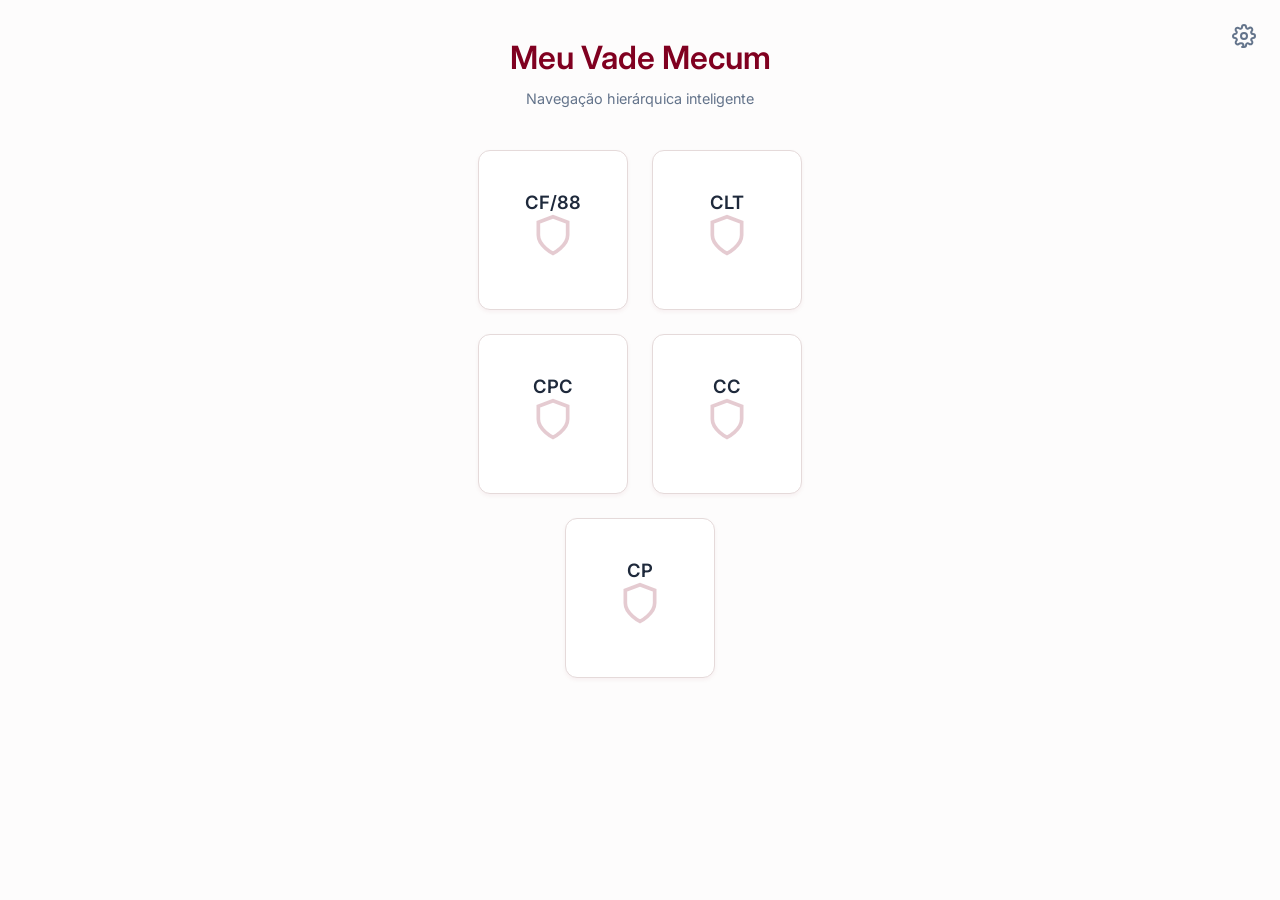
<file: index.html>
<!DOCTYPE html>
<html lang="pt-BR">
<head>
    <meta charset="UTF-8">
    <meta name="viewport" content="width=device-width, initial-scale=1.0">
    <title>Vade Mecum Integrator</title>
    <!-- Correção: Injeção de Favicon SVG nativo para eliminar erro 404 -->
    <link rel="icon" href="data:image/svg+xml,<svg xmlns='http://www.w3.org/2000/svg' viewBox='0 0 100 100'><text y='.9em' font-size='90'>⚖️</text></svg>">
    
    <link rel="preconnect" href="https://fonts.googleapis.com">
    <link rel="preconnect" href="https://fonts.gstatic.com" crossorigin>
    <link href="https://fonts.googleapis.com/css2?family=Inter:wght@400;500;600&family=Merriweather:ital,wght@0,300;0,400;1,300&display=swap" rel="stylesheet">
    <link rel="stylesheet" href="style.css">
</head>
<body>

        <!-- Botão de Acesso ao Conversor (Engrenagem) -->
    <a href="conversor.html" class="config-btn" title="Acessar Conversor de Leis" aria-label="Acessar Conversor de Leis">
        <svg xmlns="http://www.w3.org/2000/svg" width="24" height="24" viewBox="0 0 24 24" fill="none" stroke="currentColor" stroke-width="2" stroke-linecap="round" stroke-linejoin="round">
            <circle cx="12" cy="12" r="3"></circle>
            <path d="M19.4 15a1.65 1.65 0 0 0 .33 1.82l.06.06a2 2 0 0 1 0 2.83 2 2 0 0 1-2.83 0l-.06-.06a1.65 1.65 0 0 0-1.82-.33 1.65 1.65 0 0 0-1 1.51V21a2 2 0 0 1-2 2 2 2 0 0 1-2 0v-.09A1.65 1.65 0 0 0 9 19.4a1.65 1.65 0 0 0-1.82.33l-.06.06a2 2 0 0 1-2.83 0 2 2 0 0 1 0-2.83l.06-.06a1.65 1.65 0 0 0 .33-1.82 1.65 1.65 0 0 0-1.51-1H3a2 2 0 0 1-2-2 2 2 0 0 1 2-2h.09A1.65 1.65 0 0 0 4.6 9a1.65 1.65 0 0 0-.33-1.82l-.06-.06a2 2 0 0 1 0-2.83 2 2 0 0 1 2.83 0l.06.06a1.65 1.65 0 0 0 1.82.33H9a1.65 1.65 0 0 0 1-1.51V3a2 2 0 0 1 2-2 2 2 0 0 1 2 2v.09a1.65 1.65 0 0 0 1 1.51 1.65 1.65 0 0 0 1.82-.33l.06-.06a2 2 0 0 1 2.83 0 2 2 0 0 1 0 2.83l-.06.06a1.65 1.65 0 0 0-.33 1.82V9a1.65 1.65 0 0 0 1.51 1H21a2 2 0 0 1 2 2 2 2 0 0 1-2 2h-.09a1.65 1.65 0 0 0-1.51 1z"></path>
        </svg>
    </a>
    <header class="app-header">
        <h1>Meu Vade Mecum</h1>
        <p class="subtitle">Navegação hierárquica inteligente</p>
    </header>

    <main class="app-container">
        <!-- Seletor de Leis -->
        <section class="painel-cards" role="tablist" aria-label="Selecione a legislação">
            <button class="card" role="tab" data-lei="cf" data-nome="Constituição Federal (CF/88)">
                <span class="card-title">CF/88</span>
                <svg class="card-icon" viewBox="0 0 24 24" fill="none" stroke="currentColor" stroke-width="2" aria-hidden="true"><path d="M12 22s8-4 8-10V5l-8-3-8 3v7c0 6 8 10 8 10z"/></svg>
            </button>
            <button class="card" role="tab" data-lei="clt" data-nome="Consolidação das Leis do Trabalho">
                <span class="card-title">CLT</span>
                <svg class="card-icon" viewBox="0 0 24 24" fill="none" stroke="currentColor" stroke-width="2" aria-hidden="true"><path d="M12 22s8-4 8-10V5l-8-3-8 3v7c0 6 8 10 8 10z"/></svg>
            </button>
            <button class="card" role="tab" data-lei="cpc" data-nome="Código de Processo Civil">
                <span class="card-title">CPC</span>
                <svg class="card-icon" viewBox="0 0 24 24" fill="none" stroke="currentColor" stroke-width="2" aria-hidden="true"><path d="M12 22s8-4 8-10V5l-8-3-8 3v7c0 6 8 10 8 10z"/></svg>
            </button>
            <button class="card" role="tab" data-lei="cc" data-nome="Código Civil">
                <span class="card-title">CC</span>
                <svg class="card-icon" viewBox="0 0 24 24" fill="none" stroke="currentColor" stroke-width="2" aria-hidden="true"><path d="M12 22s8-4 8-10V5l-8-3-8 3v7c0 6 8 10 8 10z"/></svg>
            </button>
            <button class="card" role="tab" data-lei="cp" data-nome="Código Penal">
                <span class="card-title">CP</span>
                <svg class="card-icon" viewBox="0 0 24 24" fill="none" stroke="currentColor" stroke-width="2" aria-hidden="true"><path d="M12 22s8-4 8-10V5l-8-3-8 3v7c0 6 8 10 8 10z"/></svg>
            </button>
        </section>

        <!-- Área de Busca -->
        <section id="area-busca" class="busca-container" hidden>
            <h2 id="titulo-lei-selecionada" class="lei-titulo"></h2>
            
            <div class="input-grupo">
                <label for="numero-artigo" class="sr-only">Digite o artigo e sua ramificação</label>
                <!-- Placeholder educa o usuário sobre o Deep Linking -->
                <input type="text" id="numero-artigo" placeholder="Ex: 5, 5 § 1º, 5 XL" autocomplete="off">
                <button id="btn-buscar" class="btn-primary">Pesquisar</button>
            </div>
            
            <!-- Container de Resultados com Acessibilidade e Wrapper de Expansão -->
            <div id="resultado-wrapper" class="resultado-wrapper">
                <div class="resultado-controles">
                    <button id="btn-expandir" class="btn-icon" aria-label="Expandir para tela cheia" aria-pressed="false" hidden>
                        <svg xmlns="http://www.w3.org/2000/svg" viewBox="0 0 24 24" fill="none" stroke="currentColor" stroke-width="2"><polyline points="15 3 21 3 21 9"></polyline><polyline points="9 21 3 21 3 15"></polyline><line x1="21" y1="3" x2="14" y2="10"></line><line x1="3" y1="21" x2="10" y2="14"></line></svg>
                    </button>
                    <button id="btn-fechar-expansao" class="btn-icon danger" aria-label="Fechar tela cheia" hidden>
                        <svg xmlns="http://www.w3.org/2000/svg" viewBox="0 0 24 24" fill="none" stroke="currentColor" stroke-width="2"><line x1="18" y1="6" x2="6" y2="18"></line><line x1="6" y1="6" x2="18" y2="18"></line></svg>
                    </button>
                </div>
                <div id="resultado-artigo" class="resultado-container" aria-live="polite" aria-busy="false"></div>
            </div>
        </section>
    </main>

    <!-- Componente Toast para Notificações -->
    <div id="toast-notificacao" class="toast" role="alert" aria-live="assertive"></div>

    <!-- Carregamento como Módulo ES6 para encapsulamento de escopo -->
    <script type="module" src="app.js"></script>
</body>
</html>
</file>
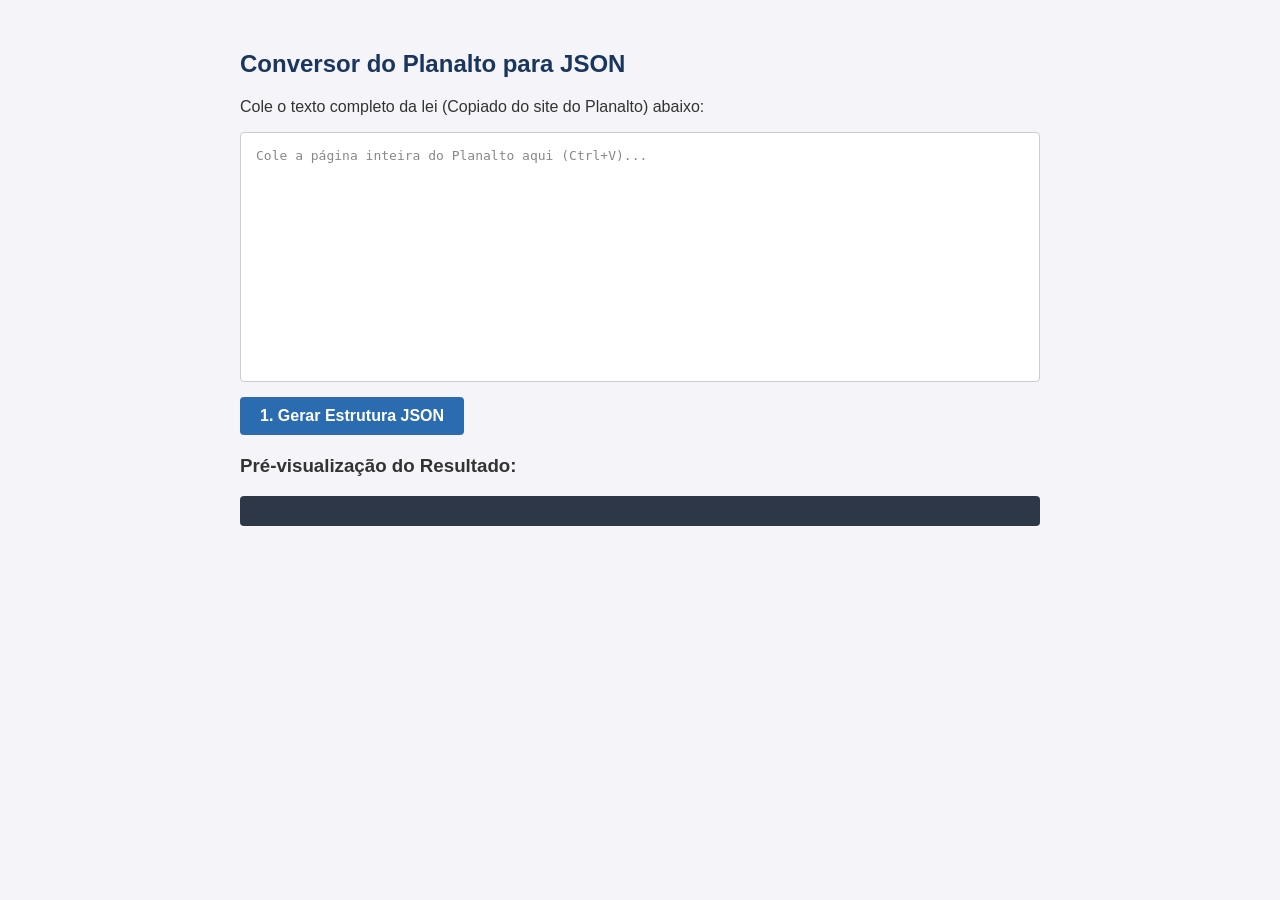
<file: conversor.html>
<!DOCTYPE html>
<html lang="pt-BR">
<head>
    <meta charset="UTF-8">
    <title>Conversor de Leis para JSON</title>
    <style>
        body { font-family: 'Segoe UI', Tahoma, Geneva, Verdana, sans-serif; padding: 30px; background: #f4f4f9; color: #333; max-width: 800px; margin: 0 auto; }
        h2 { color: #1a365d; }
        .editor-rico { width: 100%; height: 250px; margin-bottom: 15px; padding: 15px; font-family: monospace; border: 1px solid #ccc; border-radius: 4px; box-sizing: border-box; overflow-y: auto; background: #fff; }
        .editor-rico:empty:before { content: attr(data-placeholder); color: #888; }
        /* Destaque visual: mostra pro usuário o que será ignorado pelo aspirador de pó */
        strike, s, del, [style*="line-through"], [style*="LINE-THROUGH"] { color: #a0aec0; text-decoration: line-through; background: #fed7d7; }
        
        /* Classes de Feedback */
        .feedback-sucesso {
            padding: 12px; margin-bottom: 20px; border-radius: 6px;
            background: #e6ffed; border: 1px solid #34d058; color: #1a7f37;
            font-size: 15px; font-family: 'Segoe UI', Tahoma, Geneva, Verdana, sans-serif;
        }
        .is-hidden { display: none !important; }

        .botoes-container { display: flex; gap: 15px; margin-bottom: 20px; align-items: center; }
        button { padding: 10px 20px; background: #2b6cb0; color: white; border: none; border-radius: 4px; cursor: pointer; font-size: 16px; font-weight: bold; }
        button:hover { background: #1a365d; }
        
        /* Estilos da área de Download */
        #area-download { display: none; background: #e2e8f0; padding: 20px; border-radius: 4px; margin-bottom: 20px; border-left: 5px solid #38a169; }
        input[type="text"] { padding: 8px; font-size: 16px; border: 1px solid #cbd5e0; border-radius: 4px; width: 150px; }
        .btn-download { background: #38a169; }
        .btn-download:hover { background: #2f855a; }
        
        pre { background: #2d3748; color: #a0aec0; padding: 15px; overflow-x: auto; max-height: 300px; border-radius: 4px; }
    </style>
</head>
<body>

    <h2>Conversor do Planalto para JSON</h2>
    <p>Cole o texto completo da lei (Copiado do site do Planalto) abaixo:</p>
    
    <!-- contenteditable="true" permite colar o HTML preservando as formatações originais do Planalto -->
    <div id="textoLei" class="editor-rico" contenteditable="true" data-placeholder="Cole a página inteira do Planalto aqui (Ctrl+V)..."></div>
    
    <div class="botoes-container">
        <button onclick="converter()">1. Gerar Estrutura JSON</button>
    </div>

    <!-- Feedback Refatorado via Classe CSS -->
    <div id="feedback-limpeza" class="feedback-sucesso is-hidden">
        <strong>Limpeza Concluída:</strong> <span id="qtd-removida">0</span> nós (tachados e notas) foram podados.
    </div>

    <!-- Área de Download que só aparece após converter -->
    <div id="area-download">
        <p style="margin-top:0; font-weight:bold;">Sucesso! Digite o nome da lei para salvar:</p>
        <div style="display: flex; gap: 10px; align-items: center;">
            <input type="text" id="nome-arquivo" placeholder="ex: cf, clt, cc">
            <span>.json</span>
            <button class="btn-download" onclick="baixarJSON()">2. Baixar Arquivo JSON</button>
        </div>
    </div>

    <h3>Pré-visualização do Resultado:</h3>
    <pre id="resultado"></pre>

    <script>
        let jsonFinal = ""; // Variável global para guardar o resultado

        function converter() {
            const divEditor = document.getElementById('textoLei');
            
            if(!divEditor.innerText.trim()) {
                alert("Por favor, cole algum texto antes de gerar.");
                return;
            }

            // 1. Clonagem e Anexação Oculta (Resolve C2 - Preservação de Quebras de Linha)
            const hiddenSandbox = document.createElement('div');
            hiddenSandbox.style.cssText = 'position: absolute; left: -9999px; visibility: hidden; width: 800px;';
            hiddenSandbox.innerHTML = divEditor.innerHTML;
            document.body.appendChild(hiddenSandbox);

            let nodesRemovidos = 0;

            // 2. Remoção Cirúrgica no DOM - Tachados e Estilos Inline (Resolve C3)
            const allNodes = hiddenSandbox.querySelectorAll('*');
            allNodes.forEach(el => {
                const style = el.getAttribute('style') || '';
                if (el.tagName.match(/^(STRIKE|S|DEL)$/i) || style.match(/line-through/i)) {
                    el.remove();
                    nodesRemovidos++;
                }
            });

            // 3. Poda Direcionada de Notas do Planalto (Resolve C1 e C5)
            const noteNodes = hiddenSandbox.querySelectorAll('a, font, span');
            noteNodes.forEach(el => {
                const text = el.textContent.trim();
                if (/^\((Redação dada|Incluído pel|Revogado pel|Vide|Vigência)/i.test(text)) {
                    el.remove();
                    nodesRemovidos++;
                }
            });

            // 4. Extração Segura de Texto Renderizado
            let textoLimpo = hiddenSandbox.innerText;
            document.body.removeChild(hiddenSandbox); // Cleanup imediato para liberar memória

            // 5. Faxina de Artefatos Residuais (Resolve C4)
            textoLimpo = textoLimpo.replace(/[ \t]*[-—–]{2,}[ \t]*$/gm, ''); // Trailing leaders após remoção de nota
            textoLimpo = textoLimpo.replace(/^[\s-—–]+$/gm, ''); // Linhas inteiramente mortas
            textoLimpo = textoLimpo.replace(/[ \t]{2,}/g, ' '); // Espaços duplos
            textoLimpo = textoLimpo.replace(/\n{2,}/g, '\n'); // Múltiplas quebras viram uma só

            // 6. Parser Hierárquico Avançado (Resolve C6)
            const linhas = textoLimpo.split('\n');
            let jsonLeis = {};
            let artigoAtual = null;
            
            // Ignora cabeçalhos estruturais (Livros, Títulos, Capítulos, etc)
            const REGEX_IGNORAR = /^(LIVRO|TÍTULO|CAPÍTULO|SEÇÃO|SUBSEÇÃO|PARTE)\s+[A-ZIVXLCDM]+/i;

            for(let linha of linhas) {
                linha = linha.trim();
                if(!linha || REGEX_IGNORAR.test(linha)) continue;

                const ehNovoArtigo = linha.match(/^Art\.\s*([0-9]+)[º°\.]?/i);

                if(ehNovoArtigo) {
                    artigoAtual = ehNovoArtigo[1]; 
                    jsonLeis[artigoAtual] = linha;
                } else if (artigoAtual) {
                    jsonLeis[artigoAtual] += '\n' + linha;
                }
            }

            // 7. Renderização e UI Update
            document.getElementById('qtd-removida').textContent = nodesRemovidos;
            document.getElementById('feedback-limpeza').classList.remove('is-hidden');

            jsonFinal = JSON.stringify(jsonLeis, null, 2);
            document.getElementById('resultado').textContent = jsonFinal;
            
            // Mantido com block para não quebrar o título <p> da área de download
            document.getElementById('area-download').style.display = 'block'; 
            document.getElementById('nome-arquivo').focus();
        }

        function baixarJSON() {
            let nomeInput = document.getElementById('nome-arquivo').value.trim();
            
            if(!nomeInput) {
                alert("Por favor, digite um nome para o arquivo (ex: cf).");
                return;
            }

            // Garante que não vai ter ponto no nome que o usuário digitar
            nomeInput = nomeInput.replace(".json", "");
            const nomeCompleto = nomeInput + ".json";

            // Cria um "arquivo fantasma" na memória do navegador
            const blob = new Blob([jsonFinal], { type: "application/json;charset=utf-8" });
            const linkTemporario = document.createElement("a");
            linkTemporario.href = URL.createObjectURL(blob);
            linkTemporario.download = nomeCompleto;
            
            // Força o clique no link para iniciar o download e depois apaga o link
            document.body.appendChild(linkTemporario);
            linkTemporario.click();
            document.body.removeChild(linkTemporario);
        }
    </script>
</body>
</html>
</file>
<file: style.css>
/* =========================================
   1. VARIÁVEIS E RESET
   ========================================= */
:root {
    --primary: #800020;      /* Bordô sofisticado */
    --primary-light: #9e1b3d;
    --bg-body: #fdfcfc;
    --bg-card: #ffffff;
    --text-main: #1e293b;
    --text-muted: #64748b;
    --border: #e5dada;       /* Harmonizado com o tom quente */
    --success: #10b981;
    --error: #ef4444;
    --shadow-sm: 0 2px 4px rgba(128, 0, 32, 0.05);
    --shadow-md: 0 10px 15px -3px rgba(128, 0, 32, 0.1), 0 4px 6px -4px rgba(128, 0, 32, 0.05);
    --radius: 12px;
    --font-ui: 'Inter', system-ui, sans-serif;
    --font-legal: 'Merriweather', Georgia, serif;
}

* { box-sizing: border-box; margin: 0; padding: 0; }

body {
    font-family: var(--font-ui);
    background-color: var(--bg-body);
    color: var(--text-main);
    line-height: 1.6;
    min-height: 100vh;
    display: flex;
    flex-direction: column;
    align-items: center;
    padding: 2rem 1rem;
}

.sr-only {
    position: absolute; width: 1px; height: 1px;
    padding: 0; margin: -1px; overflow: hidden; clip: rect(0, 0, 0, 0); border: 0;
}

/* =========================================
   2. HEADER E CARDS DE LEIS
   ========================================= */
.config-btn {
    position: absolute; /* Remove do fluxo padrão do cabeçalho */
    top: 1.5rem;
    right: 1.5rem;
    color: var(--text-muted);
    transition: color 0.2s ease, transform 0.2s ease;
    z-index: 100;
}
.config-btn:hover {
    color: var(--primary);
    transform: rotate(45deg);
}

.app-header { text-align: center; margin-bottom: 2.5rem; }
.app-header h1 { font-size: 2rem; color: var(--primary); font-weight: 600; }
.subtitle { color: var(--text-muted); font-size: 0.9rem; margin-top: 0.25rem; }

.painel-cards {
    display: flex; flex-wrap: wrap; gap: 1.5rem; justify-content: center;
    margin-bottom: 2.5rem; max-width: 900px; width: 100%;
}

.card {
    position: relative;
    display: flex;
    flex-direction: column; /* Coloca ícone acima do texto */
    align-items: center;
    justify-content: center;
    flex: 1 1 120px;        /* Fluidez: cresce ou encolhe, mínimo 120px */
    max-width: 150px;       /* Limite de crescimento em Desktop */
    min-height: 160px;      /* Garante a proporção vertical (Livro) */
    background: var(--bg-card); 
    border: 1px solid var(--border);
    border-radius: var(--radius);
    font-weight: 600; font-size: 1.15rem; color: var(--text-main);
    cursor: pointer; 
    /* Hardware acceleration properties apenas */
    transition: transform 0.25s cubic-bezier(0.4, 0, 0.2, 1), box-shadow 0.25s cubic-bezier(0.4, 0, 0.2, 1), border-color 0.2s ease;
    box-shadow: var(--shadow-sm);
    font-family: var(--font-ui);
}

.card .card-icon {
    position: relative; /* Volta para o fluxo flexbox centralizado */
    width: 44px; height: 44px; 
    margin-bottom: 0.75rem;
    color: var(--primary);
    opacity: 0.2;
    transition: opacity 0.3s ease, transform 0.3s ease;
}

.card:hover, .card:focus-visible {
    border-color: var(--primary-light); 
    color: var(--primary); 
    outline: none;
    transform: translateY(-6px); /* Elevação 3D limpa */
    box-shadow: var(--shadow-md);
}

.card.active {
    background-color: var(--primary); 
    color: white; 
    border-color: var(--primary);
    transform: translateY(-2px); /* Sensação de afundamento parcial em relação ao hover */
    box-shadow: 0 4px 6px rgba(128, 0, 32, 0.3);
}

.card.active .card-icon { 
    opacity: 1; 
    color: white; 
    transform: scale(1.1); 
}

/* =========================================
   3. BUSCA E INPUTS
   ========================================= */
.busca-container { max-width: 800px; width: 100%; }
.lei-titulo { font-size: 1.25rem; margin-bottom: 1.5rem; color: var(--primary); text-align: center; }

.input-grupo { display: flex; gap: 0.75rem; margin-bottom: 2rem; }

#numero-artigo {
    flex: 1; padding: 0.85rem 1rem; font-size: 1.1rem;
    border: 2px solid var(--border); border-radius: var(--radius);
    font-family: var(--font-ui); transition: border-color 0.2s;
}
#numero-artigo:focus { border-color: var(--primary-light); outline: none; }

.btn-primary {
    padding: 0 1.5rem; background: var(--primary); color: white;
    border: none; border-radius: var(--radius); font-weight: 600;
    cursor: pointer; font-size: 1rem; transition: background 0.2s;
}
.btn-primary:hover { background: #1e40af; }
.btn-primary:disabled { background: var(--text-muted); cursor: not-allowed; }

/* =========================================
   4. RENDERIZAÇÃO JURÍDICA (ACORDEÃO)
   ========================================= */
.resultado-container { font-family: var(--font-legal); font-size: 1.05rem; color: #334155; }

.legal-node { margin-bottom: 1rem; border-left: 3px solid transparent; padding-left: 1rem; }
.legal-node.level-0 { border-left: 3px solid var(--primary); background: #f1f5f9; padding: 1.5rem; border-radius: var(--radius); }
.legal-node.level-1 { border-left: 3px solid #94a3b8; margin-left: 1rem; }
.legal-node.level-2 { border-left: 3px solid #cbd5e1; margin-left: 2rem; font-size: 0.95rem; }
.legal-node.level-3 { margin-left: 3rem; font-size: 0.9rem; color: #475569; }

.node-text { margin-bottom: 0.75rem; text-align: justify; line-height: 1.8; }
.node-text strong { color: var(--primary); font-weight: 700; }

/* Botão do Acordeão */
.accordion-trigger {
    display: flex; align-items: center; justify-content: space-between;
    width: 100%; padding: 0.75rem 1rem; background: #e2e8f0;
    border: 1px solid var(--border); border-radius: var(--radius);
    font-family: var(--font-ui); font-weight: 500; font-size: 0.9rem;
    color: var(--primary); cursor: pointer; transition: all 0.2s;
    margin-top: 0.5rem;
}
.accordion-trigger:hover { background: #cbd5e1; }
.accordion-trigger .icon { transition: transform 0.3s ease; }
.accordion-trigger[aria-expanded="true"] .icon { transform: rotate(180deg); }

/* Animação Mágica do Acordeão via CSS Grid */
.accordion-content {
    display: grid;
    grid-template-rows: 0fr;
    transition: grid-template-rows 0.3s ease-out;
}
.accordion-content.active { grid-template-rows: 1fr; }
.accordion-content > .inner-wrapper { overflow: hidden; min-height: 0; padding-top: 1rem; }

/* =========================================
   5. TOAST E LOADING
   ========================================= */
.toast {
    position: fixed; bottom: -100px; left: 50%; transform: translateX(-50%);
    background: var(--text-main); color: white; padding: 1rem 2rem;
    border-radius: 50px; font-weight: 500; box-shadow: var(--shadow-md);
    transition: bottom 0.4s cubic-bezier(0.68, -0.55, 0.265, 1.55);
    z-index: 1000; font-family: var(--font-ui); font-size: 0.95rem;
    max-width: 90%; text-align: center;
}
.toast.show { bottom: 30px; }
.toast.error { background: var(--error); }
.toast.success { background: var(--success); }

.loading-spinner {
    display: inline-block; width: 20px; height: 20px;
    border: 3px solid rgba(255,255,255,.3); border-radius: 50%;
    border-top-color: white; animation: spin 1s ease-in-out infinite;
    margin-right: 8px; vertical-align: middle;
}
@keyframes spin { to { transform: rotate(360deg); } }

/* =========================================
   6. CONTROLES DE EXPANSÃO E FILTROS
   ========================================= */
.resultado-controles { display: flex; justify-content: flex-end; gap: 0.5rem; margin-bottom: 0.5rem; }
.btn-icon { background: transparent; border: none; cursor: pointer; padding: 0.5rem; border-radius: 50%; color: var(--text-muted); width: 40px; height: 40px; }
.btn-icon:hover { background: #e2e8f0; color: var(--primary); }
.btn-icon.danger:hover { background: #fee2e2; color: var(--error); }

.modo-expandido-ativo .resultado-wrapper {
    position: fixed; top: 0; left: 0; width: 100vw; height: 100vh;
    background: var(--bg-body); z-index: 9999;
    padding: 2rem 10%; overflow-y: auto;
    overscroll-behavior: contain;
    box-shadow: inset 0 0 50px rgba(0,0,0,0.05);
}
.modo-expandido-ativo #btn-expandir { display: none; }
.modo-expandido-ativo #btn-fechar-expansao { display: block !important; }

.is-hidden { display: none !important; }

.filtro-inteligente { display: flex; gap: 0.5rem; align-items: center; background: #f1f5f9; padding: 0.75rem; border-radius: var(--radius); border: 1px solid var(--border); margin: 0.5rem 0; flex-wrap: wrap; }
.input-filtro { width: 60px; padding: 0.4rem; text-align: center; border: 1px solid #cbd5e1; border-radius: 4px; }

/* =========================================
   7. DEEP LINKING (ANIMAÇÕES)
   ========================================= */
@keyframes flash-highlight {
    0% { background-color: rgba(16, 185, 129, 0.15); box-shadow: inset 4px 0 0 var(--success); }
    100% { background-color: transparent; box-shadow: inset 0px 0 0 transparent; }
}

.highlight-node {
    animation: flash-highlight 2.5s ease-out forwards;
    border-radius: var(--radius);
}
</file>
